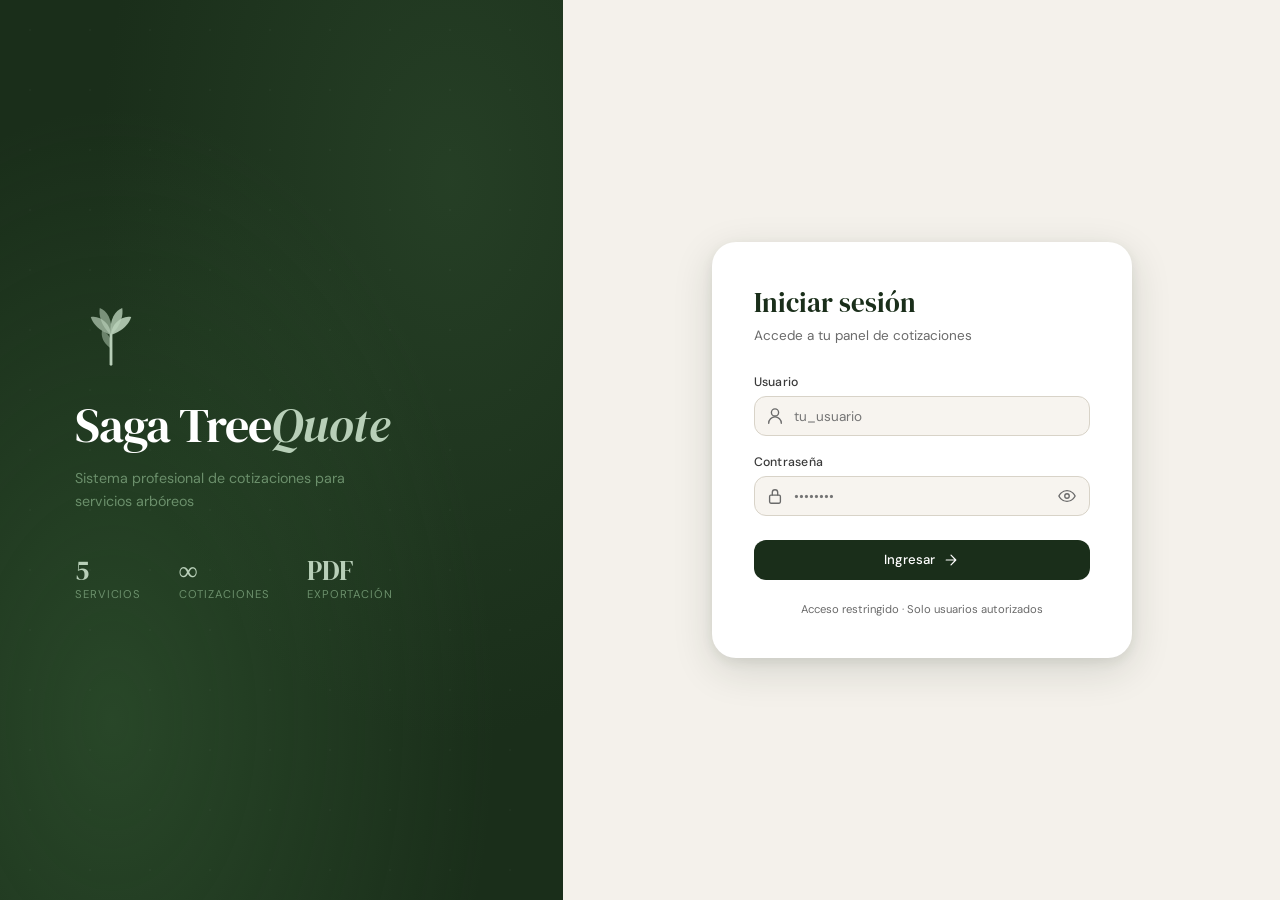
<file: index.html>
<!DOCTYPE html>
<html lang="es">
<head>
  <meta charset="UTF-8" />
  <meta name="viewport" content="width=device-width, initial-scale=1.0" />
  <title>SAGA TREE QUOTE — Sistema de Cotizaciones</title>
  <link rel="preconnect" href="https://fonts.googleapis.com" />
  <link rel="preconnect" href="https://fonts.gstatic.com" crossorigin />
  <link href="https://fonts.googleapis.com/css2?family=DM+Serif+Display:ital@0;1&family=DM+Sans:ital,opsz,wght@0,9..40,300;0,9..40,400;0,9..40,500;0,9..40,600;1,9..40,300&display=swap" rel="stylesheet" />
  <link rel="stylesheet" href="assets/css/main.css" />
</head>
<body class="login-page">

  <!-- ═══ LOGIN SCREEN ═══ -->
  <div id="login-screen" class="screen active">
    <div class="login-left">
      <div class="brand-mark">
        <svg viewBox="0 0 64 64" fill="none" xmlns="http://www.w3.org/2000/svg">
          <path d="M32 58V32" stroke="currentColor" stroke-width="2.5" stroke-linecap="round"/>
          <path d="M32 32C32 32 18 28 14 16C22 14 32 22 32 32Z" fill="currentColor" opacity="0.7"/>
          <path d="M32 32C32 32 46 28 50 16C42 14 32 22 32 32Z" fill="currentColor" opacity="0.9"/>
          <path d="M32 32C32 32 20 22 22 8C28 10 34 18 32 32Z" fill="currentColor" opacity="0.6"/>
          <path d="M32 32C32 32 44 22 42 8C36 10 30 18 32 32Z" fill="currentColor" opacity="0.8"/>
          <path d="M32 44C32 44 22 38 24 28C29 30 34 36 32 44Z" fill="currentColor" opacity="0.5"/>
        </svg>
      </div>
      <h1 class="brand-title">Saga Tree<em>Quote</em></h1>
      <p class="brand-sub">Sistema profesional de cotizaciones para servicios arbóreos</p>
      <div class="brand-stats">
        <div class="stat"><span class="stat-num">5</span><span class="stat-label">Servicios</span></div>
        <div class="stat"><span class="stat-num">∞</span><span class="stat-label">Cotizaciones</span></div>
        <div class="stat"><span class="stat-num">PDF</span><span class="stat-label">Exportación</span></div>
      </div>
    </div>

    <div class="login-right">
      <div class="login-card">
        <div class="card-header">
          <h2>Iniciar sesión</h2>
          <p>Accede a tu panel de cotizaciones</p>
        </div>
        <form id="login-form" novalidate>
          <div class="field-group">
            <label for="username">Usuario</label>
            <div class="input-wrap">
              <svg class="input-icon" viewBox="0 0 20 20" fill="none"><path d="M10 10a4 4 0 1 0 0-8 4 4 0 0 0 0 8Zm-7 8a7 7 0 0 1 14 0" stroke="currentColor" stroke-width="1.5" stroke-linecap="round"/></svg>
              <input type="text" id="username" name="username" placeholder="tu_usuario" autocomplete="username" required />
            </div>
          </div>
          <div class="field-group">
            <label for="password">Contraseña</label>
            <div class="input-wrap">
              <svg class="input-icon" viewBox="0 0 20 20" fill="none"><rect x="4" y="9" width="12" height="9" rx="1.5" stroke="currentColor" stroke-width="1.5"/><path d="M7 9V6a3 3 0 0 1 6 0v3" stroke="currentColor" stroke-width="1.5" stroke-linecap="round"/></svg>
              <input type="password" id="password" name="password" placeholder="••••••••" autocomplete="current-password" required />
              <button type="button" class="toggle-pass" aria-label="Mostrar contraseña">
                <svg viewBox="0 0 20 20" fill="none"><path d="M1 10S4 4 10 4s9 6 9 6-3 6-9 6-9-6-9-6Z" stroke="currentColor" stroke-width="1.5"/><circle cx="10" cy="10" r="2.5" stroke="currentColor" stroke-width="1.5"/></svg>
              </button>
            </div>
          </div>
          <div id="login-error" class="error-msg hidden"></div>
          <button type="submit" class="btn-primary" id="login-btn">
            <span class="btn-text">Ingresar</span>
            <svg class="btn-icon" viewBox="0 0 20 20" fill="none"><path d="M4 10h12M10 4l6 6-6 6" stroke="currentColor" stroke-width="1.5" stroke-linecap="round" stroke-linejoin="round"/></svg>
            <span class="btn-loader hidden"></span>
          </button>
        </form>
        <p class="login-footer">Acceso restringido · Solo usuarios autorizados</p>
      </div>
    </div>
  </div>

  <!-- ═══ APP SCREEN ═══ -->
  <div id="app-screen" class="screen hidden">
    <!-- Sidebar -->
    <aside class="sidebar">
      <div class="sidebar-brand">
        <svg viewBox="0 0 32 32" fill="none" class="sidebar-logo">
          <path d="M16 28V16" stroke="currentColor" stroke-width="1.8" stroke-linecap="round"/>
          <path d="M16 16C16 16 9 14 7 8C11 7 16 11 16 16Z" fill="currentColor" opacity="0.8"/>
          <path d="M16 16C16 16 23 14 25 8C21 7 16 11 16 16Z" fill="currentColor"/>
          <path d="M16 22C16 22 11 19 12 14C14.5 15 17 18 16 22Z" fill="currentColor" opacity="0.6"/>
        </svg>
        <span>SAGA TREE</span>
      </div>
      <nav class="sidebar-nav">
        <button class="nav-item active" data-view="dashboard">
          <svg viewBox="0 0 20 20" fill="none"><rect x="2" y="2" width="7" height="7" rx="1" stroke="currentColor" stroke-width="1.5"/><rect x="11" y="2" width="7" height="7" rx="1" stroke="currentColor" stroke-width="1.5"/><rect x="2" y="11" width="7" height="7" rx="1" stroke="currentColor" stroke-width="1.5"/><rect x="11" y="11" width="7" height="7" rx="1" stroke="currentColor" stroke-width="1.5"/></svg>
          <span>Dashboard</span>
        </button>
        <button class="nav-item" data-view="nueva-cotizacion">
          <svg viewBox="0 0 20 20" fill="none"><path d="M10 4v12M4 10h12" stroke="currentColor" stroke-width="1.5" stroke-linecap="round"/></svg>
          <span>Nueva Cotización</span>
        </button>
        <button class="nav-item" data-view="mis-cotizaciones">
          <svg viewBox="0 0 20 20" fill="none"><path d="M4 6h12M4 10h8M4 14h10" stroke="currentColor" stroke-width="1.5" stroke-linecap="round"/></svg>
          <span>Mis Cotizaciones</span>
        </button>

        <!-- Solo visible para rol Admin -->
        <div class="nav-section-label admin-only hidden">Administración</div>
        <button class="nav-item admin-only hidden" data-view="admin-usuarios">
          <svg viewBox="0 0 20 20" fill="none"><path d="M9 11a4 4 0 1 0 0-8 4 4 0 0 0 0 8Zm-6 7a6 6 0 0 1 12 0" stroke="currentColor" stroke-width="1.5" stroke-linecap="round"/><path d="M14 8h4m-2-2v4" stroke="currentColor" stroke-width="1.5" stroke-linecap="round"/></svg>
          <span>Gestión de Usuarios</span>
        </button>
      </nav>
      <div class="sidebar-user">
        <div class="user-avatar" id="user-avatar">U</div>
        <div class="user-info">
          <span class="user-name" id="user-name">Usuario</span>
          <span class="user-role" id="user-role">Asesor</span>
        </div>
        <button class="logout-btn" id="logout-btn" title="Cerrar sesión">
          <svg viewBox="0 0 20 20" fill="none"><path d="M13 10H3m10 0-3-3m3 3-3 3" stroke="currentColor" stroke-width="1.5" stroke-linecap="round" stroke-linejoin="round"/><path d="M10 4H16a1 1 0 0 1 1 1v10a1 1 0 0 1-1 1H10" stroke="currentColor" stroke-width="1.5" stroke-linecap="round"/></svg>
        </button>
      </div>
    </aside>

    <!-- Main Content -->
    <main class="main-content">

      <!-- ── Dashboard View ── -->
      <div id="view-dashboard" class="view active">
        <header class="view-header">
          <div>
            <h2 class="view-title">Dashboard</h2>
            <p class="view-sub">Resumen de actividad</p>
          </div>
          <button class="btn-primary sm" onclick="App.navigate('nueva-cotizacion')">
            <svg viewBox="0 0 20 20" fill="none"><path d="M10 4v12M4 10h12" stroke="currentColor" stroke-width="1.5" stroke-linecap="round"/></svg>
            Nueva Cotización
          </button>
        </header>
        <div class="stats-grid">
          <div class="stat-card">
            <div class="stat-icon green"><svg viewBox="0 0 24 24" fill="none"><path d="M9 12l2 2 4-4M7.835 4.697a3.42 3.42 0 0 0 1.946-.806 3.42 3.42 0 0 1 4.438 0 3.42 3.42 0 0 0 1.946.806 3.42 3.42 0 0 1 3.138 3.138 3.42 3.42 0 0 0 .806 1.946 3.42 3.42 0 0 1 0 4.438 3.42 3.42 0 0 0-.806 1.946 3.42 3.42 0 0 1-3.138 3.138 3.42 3.42 0 0 0-1.946.806 3.42 3.42 0 0 1-4.438 0 3.42 3.42 0 0 0-1.946-.806 3.42 3.42 0 0 1-3.138-3.138 3.42 3.42 0 0 0-.806-1.946 3.42 3.42 0 0 1 0-4.438 3.42 3.42 0 0 0 .806-1.946 3.42 3.42 0 0 1 3.138-3.138Z" stroke="currentColor" stroke-width="1.5"/></svg></div>
            <div><p class="stat-label">Cotizaciones Totales</p><p class="stat-value" id="stat-total">—</p></div>
          </div>
          <div class="stat-card">
            <div class="stat-icon amber"><svg viewBox="0 0 24 24" fill="none"><path d="M12 6v6l4 2M22 12a10 10 0 1 1-20 0 10 10 0 0 1 20 0Z" stroke="currentColor" stroke-width="1.5" stroke-linecap="round"/></svg></div>
            <div><p class="stat-label">Este mes</p><p class="stat-value" id="stat-mes">—</p></div>
          </div>
          <div class="stat-card">
            <div class="stat-icon blue"><svg viewBox="0 0 24 24" fill="none"><path d="M12 2v20M17 5H9.5a3.5 3.5 0 0 0 0 7h5a3.5 3.5 0 0 1 0 7H6" stroke="currentColor" stroke-width="1.5" stroke-linecap="round"/></svg></div>
            <div><p class="stat-label">Total Facturado</p><p class="stat-value" id="stat-monto">—</p></div>
          </div>
          <div class="stat-card">
            <div class="stat-icon rose"><svg viewBox="0 0 24 24" fill="none"><path d="M13 2L3 14h9l-1 8 10-12h-9l1-8Z" stroke="currentColor" stroke-width="1.5" stroke-linecap="round" stroke-linejoin="round"/></svg></div>
            <div><p class="stat-label">Promedio por Cotización</p><p class="stat-value" id="stat-promedio">—</p></div>
          </div>
        </div>
        <div class="recent-section">
          <h3 class="section-title">Cotizaciones Recientes</h3>
          <div id="recent-list" class="table-wrap">
            <div class="loading-state">Cargando cotizaciones...</div>
          </div>
        </div>
      </div>

      <!-- ── Nueva Cotización View ── -->
      <div id="view-nueva-cotizacion" class="view hidden">
        <header class="view-header">
          <div>
            <h2 class="view-title">Nueva Cotización</h2>
            <p class="view-sub">Complete los datos del servicio arbóreo</p>
          </div>
        </header>
        <form id="quote-form" novalidate>
          <div class="form-grid">

            <!-- Bloque 1: Información del Cliente -->
            <div class="form-block full-width">
              <div class="block-header">
                <span class="block-num">01</span>
                <h3>Información del Cliente</h3>
              </div>
              <div class="fields-row">
                <div class="field-group">
                  <label for="q-cliente">Nombre del cliente *</label>
                  <input type="text" id="q-cliente" name="cliente" placeholder="Empresa o persona natural" required />
                </div>
                <div class="field-group">
                  <label for="q-telefono">Teléfono</label>
                  <input type="tel" id="q-telefono" name="telefono" placeholder="+1 555 000 0000" />
                </div>
                <div class="field-group">
                  <label for="q-direccion">Dirección del servicio *</label>
                  <input type="text" id="q-direccion" name="direccion" placeholder="Calle, ciudad, estado" required />
                </div>
              </div>
            </div>

            <!-- Bloque 2: Evaluación del servicio -->
            <div class="form-block full-width">
              <div class="block-header">
                <span class="block-num">02</span>
                <h3>Evaluación del Servicio</h3>
              </div>
              <div class="fields-row four-col">
                <div class="field-group">
                  <label for="q-servicio">Tipo de servicio *</label>
                  <select id="q-servicio" name="servicio" required>
                    <option value="">Seleccionar...</option>
                    <option value="Poda de árboles">Poda de árboles</option>
                    <option value="Limpieza de ramas">Limpieza de ramas</option>
                    <option value="Corte parcial">Corte parcial</option>
                    <option value="Remoción completa">Remoción completa</option>
                    <option value="Emergencia">Emergencia</option>
                  </select>
                </div>
                <div class="field-group">
                  <label for="q-espacio">Espacio de trabajo *</label>
                  <select id="q-espacio" name="espacio" required>
                    <option value="">Seleccionar...</option>
                    <option value="Amplio">Amplio</option>
                    <option value="Medio">Medio</option>
                    <option value="Reducido">Reducido</option>
                    <option value="Crítico">Crítico</option>
                  </select>
                </div>
                <div class="field-group">
                  <label for="q-cables">Cables eléctricos *</label>
                  <select id="q-cables" name="cables" required>
                    <option value="">Seleccionar...</option>
                    <option value="No">No</option>
                    <option value="Sí, a distancia segura">Sí, a distancia segura</option>
                    <option value="Sí, muy cerca">Sí, muy cerca</option>
                  </select>
                </div>
                <div class="field-group">
                  <label for="q-objetos">Objetos cercanos *</label>
                  <select id="q-objetos" name="objetos" required>
                    <option value="">Seleccionar...</option>
                    <option value="No">No</option>
                    <option value="Algunos">Algunos</option>
                    <option value="Muchos / críticos">Muchos / críticos</option>
                  </select>
                </div>
                <div class="field-group">
                  <label for="q-acceso">Acceso *</label>
                  <select id="q-acceso" name="acceso" required>
                    <option value="">Seleccionar...</option>
                    <option value="Fácil">Fácil</option>
                    <option value="Moderado">Moderado</option>
                    <option value="Difícil">Difícil</option>
                  </select>
                </div>
                <div class="field-group">
                  <label for="q-altura">Altura del árbol *</label>
                  <select id="q-altura" name="altura" required>
                    <option value="">Seleccionar...</option>
                    <option value="0–20 ft">0–20 ft</option>
                    <option value="20–40 ft">20–40 ft</option>
                    <option value="40–70 ft">40–70 ft</option>
                    <option value="+70 ft">+70 ft</option>
                  </select>
                </div>
                <div class="field-group">
                  <label for="q-diametro">Diámetro del tronco *</label>
                  <select id="q-diametro" name="diametro" required>
                    <option value="">Seleccionar...</option>
                    <option value="Delgado">Delgado</option>
                    <option value="Medio">Medio</option>
                    <option value="Grueso">Grueso</option>
                    <option value="Muy grueso">Muy grueso</option>
                  </select>
                </div>
                <div class="field-group">
                  <label for="q-riesgo">Nivel de riesgo *</label>
                  <select id="q-riesgo" name="riesgo" required>
                    <option value="">Seleccionar...</option>
                    <option value="Bajo">Bajo</option>
                    <option value="Medio">Medio</option>
                    <option value="Alto">Alto</option>
                  </select>
                </div>
              </div>
            </div>

            <!-- Bloque 3: Tarifa y Adicionales -->
            <div class="form-block full-width">
              <div class="block-header">
                <span class="block-num">03</span>
                <h3>Tarifa y Servicios Adicionales</h3>
              </div>
              <div class="fields-row">
                <div class="field-group">
                  <label for="q-tarifa">Tarifa por hora ($/hr)</label>
                  <select id="q-tarifa" name="tarifa" required>
                    <option value="">Seleccionar...</option>
                    <option value="800">800</option>
                    <option value="900">900</option>
                    <option value="1000">1000</option>
                  </select>                  
                </div>
                <div class="field-group">
                  <label for="q-horas-manual">Horas manuales (opcional)</label>
                  <input type="number" id="q-horas-manual" name="horas_manual" placeholder="Auto-calculado" min="0" step="0.5" />
                </div>
              </div>

              <!-- Adicionales -->
              <div class="adicionales-section">
                <p class="adicionales-label">Servicios adicionales</p>
                <div class="adicionales-grid" id="adicionales-grid">
                  <label class="check-item">
                    <input type="checkbox" name="adicional" value="Stump removal" data-monto="500" />
                    <span class="check-box"></span>
                    <span>Stump removal <em>+$500</em></span>
                  </label>
                  <label class="check-item">
                    <input type="checkbox" name="adicional" value="Stump grinding" data-monto="750" />
                    <span class="check-box"></span>
                    <span>Stump grinding <em>+$750</em></span>
                  </label>
                  <label class="check-item">
                    <input type="checkbox" name="adicional" value="Limpieza total" data-monto="250" />
                    <span class="check-box"></span>
                    <span>Limpieza total <em>+$250</em></span>
                  </label>
                  <label class="check-item">
                    <input type="checkbox" name="adicional" value="Transporte de residuos" data-monto="300" />
                    <span class="check-box"></span>
                    <span>Transporte de residuos <em>+$300</em></span>
                  </label>
                  <label class="check-item">
                    <input type="checkbox" name="adicional" value="Trabajo de emergencia" data-monto="1000" />
                    <span class="check-box"></span>
                    <span>Trabajo de emergencia <em>+$1,000</em></span>
                  </label>
                </div>
              </div>
            </div>

            <!-- Bloque 4: Ajustes de Precio -->
            <div class="form-block half-width">
              <div class="block-header">
                <span class="block-num">04</span>
                <h3>Ajustes de Precio</h3>
              </div>
              <div class="fields-row-pair">
                <div class="field-group">
                  <label for="q-descuento">Descuento (%)</label>
                  <input type="number" id="q-descuento" name="descuento" value="0" min="0" max="100" step="1" />
                </div>
                <div class="field-group">
                  <label for="q-impuesto">Impuesto (%)</label>
                  <input type="number" id="q-impuesto" name="impuesto" value="0" min="0" max="100" step="0.5" />
                </div>
              </div>
              <div>               
                <div class="field-group">
                  <label for="q-notas">Notas internas</label>
                  <textarea id="q-notas" name="notas" rows="6" placeholder="Observaciones, condiciones especiales..."></textarea>
                </div>
              </div>
            </div>

            <!-- Bloque 5: Resumen de precio -->
            <div class="form-block half-width price-summary-block">
              <div class="block-header">
                <span class="block-num">05</span>
                <h3>Resumen de Precio</h3>
              </div>
              <div class="price-summary" id="price-summary">
                <div class="price-row"><span>Horas estimadas</span><span id="sum-horas">—</span></div>
                <div class="price-row"><span>Subtotal (labor)</span><span id="sum-subtotal">$0</span></div>
                <div class="price-row"><span>Adicionales</span><span id="sum-adicionales">$0</span></div>
                <div class="price-row discount"><span>Descuento</span><span id="sum-descuento">—</span></div>
                <div class="price-row tax"><span>Impuesto</span><span id="sum-impuesto">—</span></div>
                <div class="price-divider"></div>
                <div class="price-row total"><span>TOTAL</span><span id="sum-total">$0</span></div>
                <div class="price-range">
                  <span>Rango sugerido:</span>
                  <span id="sum-rango">$800–$1,000 / hr</span>
                </div>
              </div>
            </div>

          </div><!-- /form-grid -->

          <div id="quote-error" class="error-msg hidden"></div>
          <div class="form-actions">
            <button type="button" class="btn-secondary" onclick="App.navigate('mis-cotizaciones')">Cancelar</button>
            <button type="submit" class="btn-primary" id="quote-btn">
              <span class="btn-text">Guardar Cotización</span>
              <svg class="btn-icon" viewBox="0 0 20 20" fill="none"><path d="M4 10h12M10 4l6 6-6 6" stroke="currentColor" stroke-width="1.5" stroke-linecap="round" stroke-linejoin="round"/></svg>
              <span class="btn-loader hidden"></span>
            </button>
          </div>
        </form>
      </div>

      <!-- ── Mis Cotizaciones View ── -->
      <div id="view-mis-cotizaciones" class="view hidden">
        <header class="view-header">
          <div>
            <h2 class="view-title">Mis Cotizaciones</h2>
            <p class="view-sub">Historial completo de cotizaciones</p>
          </div>
          <div class="header-actions">
            <div class="search-wrap">
              <svg viewBox="0 0 20 20" fill="none"><circle cx="8.5" cy="8.5" r="5" stroke="currentColor" stroke-width="1.5"/><path d="M15 15l-3-3" stroke="currentColor" stroke-width="1.5" stroke-linecap="round"/></svg>
              <input type="search" id="search-quotes" placeholder="Buscar cliente..." />
            </div>
            <button class="btn-primary sm" onclick="App.navigate('nueva-cotizacion')">
              <svg viewBox="0 0 20 20" fill="none"><path d="M10 4v12M4 10h12" stroke="currentColor" stroke-width="1.5" stroke-linecap="round"/></svg>
              Nueva cotización
            </button>
          </div>
        </header>
        <div id="quotes-list" class="table-wrap">
          <div class="loading-state">Cargando cotizaciones...</div>
        </div>
      </div>

      <!-- ── Admin: Gestión de Usuarios (solo Admin) ── -->
      <div id="view-admin-usuarios" class="view hidden">
        <header class="view-header">
          <div>
            <h2 class="view-title">Gestión de Usuarios</h2>
            <p class="view-sub">Crea y administra accesos al sistema</p>
          </div>
          <span class="admin-badge">
            <svg viewBox="0 0 16 16" fill="none" width="13" height="13"><path d="M8 1l1.8 3.6L14 5.3l-3 2.9.7 4.1L8 10.4l-3.7 1.9.7-4.1-3-2.9 4.2-.7L8 1Z" stroke="currentColor" stroke-width="1.2" stroke-linejoin="round"/></svg>
            Solo Admin
          </span>
        </header>

        <!-- Generador de usuarios -->
        <div class="admin-grid">

          <!-- Panel izquierdo: Crear usuario -->
          <div class="form-block">
            <div class="block-header">
              <span class="block-num">01</span>
              <h3>Crear usuario</h3>
            </div>

            <div class="field-group">
              <label for="a-user">Nombre de usuario *</label>
              <input type="text" id="a-user" placeholder="ej: vendedor1" autocomplete="off" />
            </div>
            <div class="field-group">
              <label for="a-pass">Contraseña *</label>
              <div class="input-wrap">
                <svg class="input-icon" viewBox="0 0 20 20" fill="none"><rect x="4" y="9" width="12" height="9" rx="1.5" stroke="currentColor" stroke-width="1.5"/><path d="M7 9V6a3 3 0 0 1 6 0v3" stroke="currentColor" stroke-width="1.5" stroke-linecap="round"/></svg>
                <input type="password" id="a-pass" placeholder="Mínimo 6 caracteres" autocomplete="new-password" />
                <button type="button" class="toggle-pass" onclick="AdminPanel.togglePass()" aria-label="Mostrar contraseña">
                  <svg viewBox="0 0 20 20" fill="none"><path d="M1 10S4 4 10 4s9 6 9 6-3 6-9 6-9-6-9-6Z" stroke="currentColor" stroke-width="1.5"/><circle cx="10" cy="10" r="2.5" stroke="currentColor" stroke-width="1.5"/></svg>
                </button>
              </div>
            </div>
            <div class="field-group">
              <label for="a-rol">Rol *</label>
              <select id="a-rol">
                <option value="Vendedor">Vendedor</option>
                <option value="Supervisor">Supervisor</option>
                <option value="Admin">Admin</option>
              </select>
            </div>

            <div id="admin-error" class="error-msg hidden"></div>
            <div id="admin-success" class="success-msg hidden"></div>

            <button class="btn-primary" id="admin-gen-btn" onclick="AdminPanel.generate()">
              <span class="btn-text">Generar hash y fila</span>
              <svg class="btn-icon" viewBox="0 0 20 20" fill="none"><path d="M4 10h12M10 4l6 6-6 6" stroke="currentColor" stroke-width="1.5" stroke-linecap="round" stroke-linejoin="round"/></svg>
              <span class="btn-loader hidden"></span>
            </button>
          </div>

          <!-- Panel derecho: Resultado -->
          <div class="form-block">
            <div class="block-header">
              <span class="block-num">02</span>
              <h3>Datos para Google Sheets</h3>
            </div>

            <div id="admin-result-empty" class="admin-placeholder">
              <svg viewBox="0 0 48 48" fill="none" width="40" height="40">
                <rect x="8" y="12" width="32" height="26" rx="3" stroke="currentColor" stroke-width="1.5" opacity=".3"/>
                <path d="M16 20h16M16 26h10" stroke="currentColor" stroke-width="1.5" stroke-linecap="round" opacity=".4"/>
                <circle cx="36" cy="12" r="7" fill="var(--fern)" opacity=".15"/>
                <path d="M33 12h6M36 9v6" stroke="var(--fern)" stroke-width="1.5" stroke-linecap="round"/>
              </svg>
              <p>Completa el formulario y haz clic en "Generar hash y fila" para ver el resultado aquí.</p>
            </div>

            <div id="admin-result-content" class="hidden">
              <!-- Hash -->
              <div class="result-field">
                <div class="result-label">
                  <span>SHA-256 de la contraseña</span>
                  <button class="copy-small" onclick="AdminPanel.copy('a-hash-val', this)">Copiar</button>
                </div>
                <div class="hash-display" id="a-hash-val"></div>
              </div>

              <!-- Fila completa -->
              <div class="result-field" style="margin-top: 1rem;">
                <div class="result-label">
                  <span>Fila para pegar en la hoja <code>Usuarios</code></span>
                  <button class="copy-small" onclick="AdminPanel.copy('a-row-val', this)">Copiar fila</button>
                </div>
                <div class="row-display" id="a-row-val"></div>
              </div>

              <!-- Instrucción -->
              <div class="admin-hint">
                <svg viewBox="0 0 16 16" fill="none" width="14" height="14"><circle cx="8" cy="8" r="6.5" stroke="currentColor" stroke-width="1.2"/><path d="M8 7v5M8 5v.5" stroke="currentColor" stroke-width="1.3" stroke-linecap="round"/></svg>
                <span>En Google Sheets → hoja <strong>Usuarios</strong> → celda A vacía → pega con <kbd>Ctrl+Shift+V</kbd> → <em>Datos → Dividir texto en columnas</em> (separador: tabulación).</span>
              </div>
            </div>
          </div>

          <!-- Panel inferior: Guía de columnas -->
          <div class="form-block full-width">
            <div class="block-header">
              <span class="block-num">03</span>
              <h3>Estructura de la hoja Usuarios</h3>
            </div>
            <div style="overflow-x: auto;">
              <table class="schema-table">
                <thead>
                  <tr>
                    <th>Columna</th>
                    <th>Campo</th>
                    <th>Ejemplo</th>
                    <th>Notas</th>
                  </tr>
                </thead>
                <tbody>
                  <tr><td><code>A</code></td><td>ID</td><td>1, 2, 3…</td><td>Número secuencial. Puedes usar la fila generada o asignar uno manualmente.</td></tr>
                  <tr><td><code>B</code></td><td>Usuario</td><td>vendedor1</td><td>Sin espacios, sin tildes. Es case-insensitive en el login.</td></tr>
                  <tr><td><code>C</code></td><td>PasswordHash</td><td>240be518fa…</td><td>SHA-256 generado aquí. <strong>Nunca</strong> escribas la contraseña en texto plano.</td></tr>
                  <tr><td><code>D</code></td><td>Rol</td><td>Vendedor / Admin / Supervisor</td><td>El rol <strong>Admin</strong> habilita este panel de gestión.</td></tr>
                  <tr><td><code>E</code></td><td>FechaCreacion</td><td>2025-06-01</td><td>Formato YYYY-MM-DD. Solo referencia, no afecta el login.</td></tr>
                  <tr><td><code>F</code></td><td>Estado</td><td>Activo / Inactivo</td><td>Debe decir exactamente <code>Activo</code> para permitir el acceso.</td></tr>
                </tbody>
              </table>
            </div>
            <div class="admin-hint" style="margin-top: 1rem;">
              <svg viewBox="0 0 16 16" fill="none" width="14" height="14"><path d="M8 1l1.8 3.6L14 5.3l-3 2.9.7 4.1L8 10.4l-3.7 1.9.7-4.1-3-2.9 4.2-.7L8 1Z" stroke="currentColor" stroke-width="1.2" stroke-linejoin="round"/></svg>
              <span>Para <strong>desactivar</strong> un usuario sin borrarlo, cambia su columna F de <code>Activo</code> a <code>Inactivo</code>. El sistema rechazará el login de inmediato.</span>
            </div>
          </div>

        </div><!-- /admin-grid -->
      </div>

    </main>
  </div>

  <!-- ═══ MODAL: Vista de Cotización ═══ -->
  <div id="quote-modal" class="modal-overlay hidden">
    <div class="modal-box" id="quote-print-area">
      <div class="modal-actions no-print">
        <button class="btn-secondary sm" onclick="App.closeModal()">Cerrar</button>
        <button class="btn-primary sm" onclick="window.print()">
          <svg viewBox="0 0 20 20" fill="none"><path d="M5 8V3h10v5M5 15H3a1 1 0 0 1-1-1V9a1 1 0 0 1 1-1h14a1 1 0 0 1 1 1v5a1 1 0 0 1-1 1h-2M5 12h10v5H5v-5Z" stroke="currentColor" stroke-width="1.5" stroke-linecap="round" stroke-linejoin="round"/></svg>
          Imprimir / PDF
        </button>
      </div>
      <div id="modal-content"></div>
    </div>
  </div>

  <!-- Toast -->
  <div id="toast" class="toast hidden"></div>

  <script src="assets/js/config.js"></script>
  <script src="assets/js/api.js"></script>
  <script src="assets/js/auth.js"></script>
  <script src="assets/js/calculator.js"></script>
  <script src="assets/js/quotes.js"></script>
  <script src="assets/js/app.js"></script>
</body>
</html>
</file>
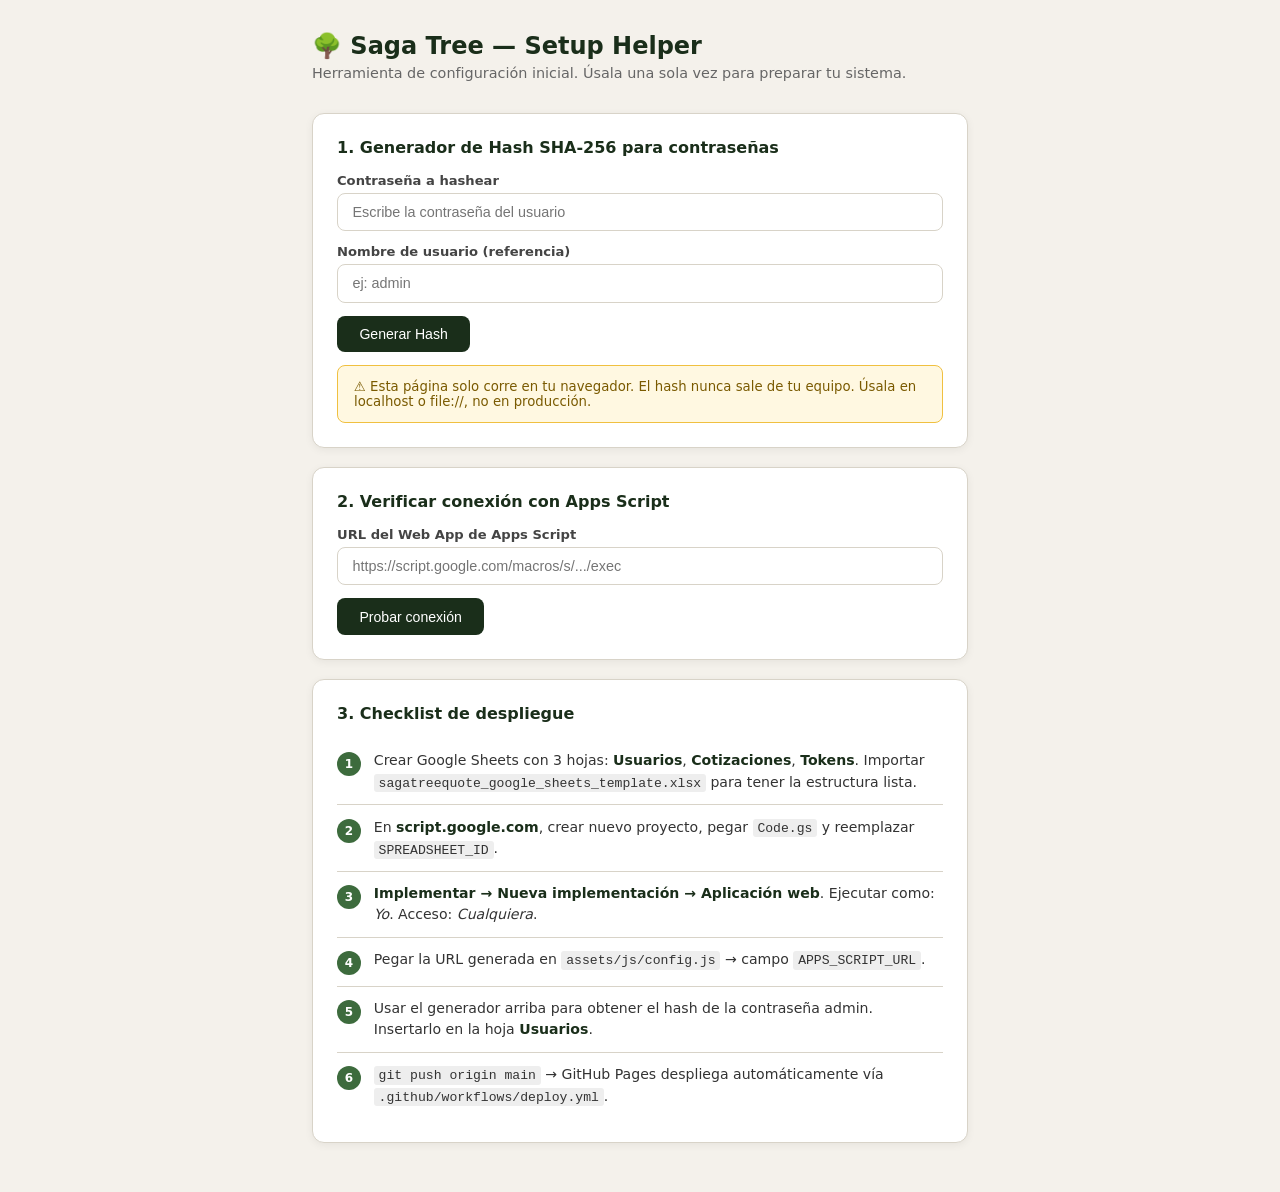
<file: setup.html>
<!DOCTYPE html>
<html lang="es">
<head>
  <meta charset="UTF-8" />
  <meta name="viewport" content="width=device-width, initial-scale=1.0" />
  <title>Saga Tree Quote — Setup Helper</title>
  <style>
    :root {
      --forest: #1a2e1a;
      --fern:   #3d6b3d;
      --mist:   #b8cfb8;
      --cream:  #f4f1eb;
      --border: #d8d3c8;
      --rose:   #8f2a2a;
    }
    * { box-sizing: border-box; margin: 0; padding: 0; }
    body {
      font-family: 'Segoe UI', system-ui, sans-serif;
      background: var(--cream);
      color: #1a1a1a;
      padding: 2rem;
      max-width: 720px;
      margin: 0 auto;
    }
    h1 { color: var(--forest); font-size: 1.5rem; margin-bottom: .3rem; }
    p.sub { color: #666; font-size: .9rem; margin-bottom: 2rem; }
    .card {
      background: #fff;
      border-radius: 12px;
      padding: 1.5rem;
      margin-bottom: 1.2rem;
      border: 1px solid var(--border);
      box-shadow: 0 2px 8px rgba(0,0,0,.06);
    }
    .card h2 { font-size: 1rem; color: var(--forest); margin-bottom: 1rem; }
    label { font-size: .82rem; font-weight: 600; color: #444; display: block; margin-bottom: .3rem; }
    input {
      width: 100%; padding: .65rem .9rem;
      border: 1.5px solid var(--border);
      border-radius: 8px; font-size: .9rem;
      margin-bottom: .8rem; outline: none;
      transition: border-color .15s;
    }
    input:focus { border-color: var(--fern); }
    button {
      background: var(--forest); color: #fff;
      border: none; border-radius: 8px;
      padding: .65rem 1.4rem; font-size: .88rem;
      cursor: pointer; transition: background .15s;
    }
    button:hover { background: var(--fern); }
    .result {
      background: var(--cream); border-radius: 8px;
      padding: .9rem 1rem; margin-top: .8rem;
      font-family: monospace; font-size: .82rem;
      word-break: break-all; color: var(--forest);
      border: 1px solid var(--border);
      display: none;
    }
    .result.show { display: block; }
    .copy-btn {
      background: var(--fern); font-size: .75rem;
      padding: .3rem .7rem; margin-top: .5rem;
      display: inline-block;
    }
    .step {
      display: flex; gap: .8rem; align-items: flex-start;
      padding: .7rem 0; border-bottom: 1px solid var(--border);
    }
    .step:last-child { border-bottom: none; }
    .step-num {
      background: var(--fern); color: #fff;
      border-radius: 50%; width: 24px; height: 24px;
      display: flex; align-items: center; justify-content: center;
      font-size: .75rem; font-weight: 700; flex-shrink: 0; margin-top: 2px;
    }
    .step-text { font-size: .88rem; line-height: 1.5; color: #333; }
    .step-text strong { color: var(--forest); }
    .warn { background: #fff8e1; border: 1px solid #f0c040; border-radius: 8px; padding: .8rem 1rem; font-size: .83rem; color: #7a5a00; margin-top: .8rem; }
    code { background: #eee; padding: .1rem .3rem; border-radius: 3px; font-size: .82rem; }
  </style>
</head>
<body>
  <h1>🌳 Saga Tree — Setup Helper</h1>
  <p class="sub">Herramienta de configuración inicial. Úsala una sola vez para preparar tu sistema.</p>

  <!-- Card 1: Hash Generator -->
  <div class="card">
    <h2>1. Generador de Hash SHA-256 para contraseñas</h2>
    <label for="pwd-input">Contraseña a hashear</label>
    <input type="password" id="pwd-input" placeholder="Escribe la contraseña del usuario" />
    <label for="user-input">Nombre de usuario (referencia)</label>
    <input type="text" id="user-input" placeholder="ej: admin" />
    <button onclick="generateHash()">Generar Hash</button>
    <div class="result" id="hash-result"></div>
    <div class="warn">⚠️ Esta página solo corre en tu navegador. El hash nunca sale de tu equipo. Úsala en localhost o file://, no en producción.</div>
  </div>

  <!-- Card 2: Validar URL del API -->
  <div class="card">
    <h2>2. Verificar conexión con Apps Script</h2>
    <label for="api-url">URL del Web App de Apps Script</label>
    <input type="url" id="api-url" placeholder="https://script.google.com/macros/s/.../exec" />
    <button onclick="testApi()">Probar conexión</button>
    <div class="result" id="api-result"></div>
  </div>

  <!-- Card 3: Checklist -->
  <div class="card">
    <h2>3. Checklist de despliegue</h2>
    <div class="step">
      <div class="step-num">1</div>
      <div class="step-text">
        Crear Google Sheets con 3 hojas: <strong>Usuarios</strong>, <strong>Cotizaciones</strong>, <strong>Tokens</strong>.
        Importar <code>sagatreequote_google_sheets_template.xlsx</code> para tener la estructura lista.
      </div>
    </div>
    <div class="step">
      <div class="step-num">2</div>
      <div class="step-text">
        En <strong>script.google.com</strong>, crear nuevo proyecto, pegar <code>Code.gs</code> y reemplazar <code>SPREADSHEET_ID</code>.
      </div>
    </div>
    <div class="step">
      <div class="step-num">3</div>
      <div class="step-text">
        <strong>Implementar → Nueva implementación → Aplicación web</strong>.
        Ejecutar como: <em>Yo</em>. Acceso: <em>Cualquiera</em>.
      </div>
    </div>
    <div class="step">
      <div class="step-num">4</div>
      <div class="step-text">
        Pegar la URL generada en <code>assets/js/config.js</code> → campo <code>APPS_SCRIPT_URL</code>.
      </div>
    </div>
    <div class="step">
      <div class="step-num">5</div>
      <div class="step-text">
        Usar el generador arriba para obtener el hash de la contraseña admin.
        Insertarlo en la hoja <strong>Usuarios</strong>.
      </div>
    </div>
    <div class="step">
      <div class="step-num">6</div>
      <div class="step-text">
        <code>git push origin main</code> → GitHub Pages despliega automáticamente vía <code>.github/workflows/deploy.yml</code>.
      </div>
    </div>
  </div>

  <script>
    async function sha256(message) {
      const msgBuffer = new TextEncoder().encode(message);
      const hashBuffer = await crypto.subtle.digest('SHA-256', msgBuffer);
      const hashArray = Array.from(new Uint8Array(hashBuffer));
      return hashArray.map(b => b.toString(16).padStart(2, '0')).join('');
    }

    async function generateHash() {
      const pwd  = document.getElementById('pwd-input').value;
      const user = document.getElementById('user-input').value || '(sin especificar)';
      if (!pwd) { alert('Escribe una contraseña.'); return; }

      const hash = await sha256(pwd);
      const el = document.getElementById('hash-result');
      el.innerHTML = `
        <strong>Usuario:</strong> ${user}<br>
        <strong>SHA-256:</strong><br>
        <span id="hash-val">${hash}</span><br>
        <button class="copy-btn" onclick="copyHash()">📋 Copiar hash</button>
        <br><br>
        <strong>Fila lista para Google Sheets:</strong><br>
        <em>1 | ${user} | ${hash} | Vendedor | ${new Date().toISOString().slice(0,10)} | Activo</em>
      `;
      el.classList.add('show');
    }

    function copyHash() {
      const val = document.getElementById('hash-val')?.textContent;
      if (val) navigator.clipboard.writeText(val).then(() => alert('¡Hash copiado!'));
    }

    async function testApi() {
      const url = document.getElementById('api-url').value.trim();
      const el  = document.getElementById('api-result');
      if (!url) { alert('Pega la URL del API.'); return; }

      el.innerHTML = 'Probando conexión...';
      el.classList.add('show');

      try {
        // GET simple para verificar que el endpoint existe
        const resp = await fetch(url, { method: 'GET' });
        if (resp.ok) {
          const data = await resp.json().catch(() => null);
          el.innerHTML = `✅ <strong>Conexión exitosa.</strong><br>Respuesta: ${JSON.stringify(data)}`;
        } else {
          el.innerHTML = `⚠️ El servidor respondió con código ${resp.status}. Revisa la publicación del Web App.`;
        }
      } catch (err) {
        el.innerHTML = `❌ <strong>Error de conexión:</strong> ${err.message}<br>
          Posibles causas:<br>
          • La URL no es correcta<br>
          • El Web App no está publicado como "Cualquiera"<br>
          • Bloqueado por CORS (normal en algunos navegadores; intenta con fetch desde tu app)`;
      }
    }
  </script>
</body>
</html>
</file>
<file: assets/css/main.css>
/* ═══════════════════════════════════════════════════════════
   SagaTreeQuote — Main Stylesheet
   Aesthetic: Refined editorial / natural luxury
   ═══════════════════════════════════════════════════════════ */

:root {
  /* Color Palette */
  --forest:     #1a2e1a;
  --moss:       #2d4a2d;
  --fern:       #3d6b3d;
  --sage:       #6b8f6b;
  --mist:       #b8cfb8;
  --cream:      #f4f1eb;
  --parchment:  #ede9e0;
  --bark:       #5c4a35;

  --amber:      #c8892a;
  --amber-lt:   #f5e6c8;
  --blue:       #2a5c8f;
  --blue-lt:    #dce9f5;
  --rose:       #8f2a2a;
  --rose-lt:    #f5dcdc;

  --ink:        #1a1a1a;
  --ink-2:      #3a3a3a;
  --ink-3:      #6a6a6a;
  --border:     #d8d3c8;
  --surface:    #ffffff;
  --bg:         #f7f4ef;

  /* Typography */
  --font-display: 'DM Serif Display', Georgia, serif;
  --font-body:    'DM Sans', system-ui, sans-serif;

  /* Spacing */
  --r-sm:   6px;
  --r-md:   12px;
  --r-lg:   18px;
  --r-xl:   24px;

  /* Shadows */
  --shadow-sm:  0 1px 3px rgba(26,46,26,.08), 0 1px 2px rgba(26,46,26,.06);
  --shadow-md:  0 4px 16px rgba(26,46,26,.10), 0 2px 6px rgba(26,46,26,.06);
  --shadow-lg:  0 12px 40px rgba(26,46,26,.14), 0 4px 12px rgba(26,46,26,.08);
}

/* ── Reset & Base ── */
*, *::before, *::after { box-sizing: border-box; margin: 0; padding: 0; }

html { font-size: 15px; -webkit-font-smoothing: antialiased; }

body {
  font-family: var(--font-body);
  color: var(--ink);
  background: var(--bg);
  min-height: 100vh;
}

/* ── Utility ── */
.hidden { display: none !important; }

/* ═══════════════════════════════════════════════════════════
   LOGIN PAGE
   ═══════════════════════════════════════════════════════════ */
body.login-page { background: var(--cream); }

#login-screen {
  display: flex;
  min-height: 100vh;
}

.login-left {
  width: 44%;
  background: var(--forest);
  background-image:
    radial-gradient(ellipse at 20% 80%, rgba(61,107,61,.4) 0%, transparent 60%),
    radial-gradient(ellipse at 80% 20%, rgba(45,74,45,.6) 0%, transparent 55%);
  display: flex;
  flex-direction: column;
  justify-content: center;
  padding: 4rem 4rem 4rem 5rem;
  color: var(--mist);
  position: relative;
  overflow: hidden;
}

.login-left::before {
  content: '';
  position: absolute;
  inset: 0;
  background: url("data:image/svg+xml,%3Csvg width='60' height='60' viewBox='0 0 60 60' xmlns='http://www.w3.org/2000/svg'%3E%3Cg fill='none' fill-rule='evenodd'%3E%3Cg fill='%23ffffff' fill-opacity='0.03'%3E%3Ccircle cx='30' cy='30' r='1'/%3E%3C/g%3E%3C/g%3E%3C/svg%3E") repeat;
}

.brand-mark {
  width: 72px;
  height: 72px;
  margin-bottom: 2rem;
  color: var(--mist);
  position: relative;
}

.brand-mark svg { width: 100%; height: 100%; }

.brand-title {
  font-family: var(--font-display);
  font-size: 3.2rem;
  font-weight: 400;
  line-height: 1;
  color: #fff;
  margin-bottom: 1.2rem;
  letter-spacing: -.02em;
  position: relative;
}

.brand-title em {
  font-style: italic;
  color: var(--mist);
}

.brand-sub {
  font-size: .95rem;
  line-height: 1.6;
  color: var(--sage);
  max-width: 300px;
  margin-bottom: 3rem;
  position: relative;
}

.brand-stats {
  display: flex;
  gap: 2.5rem;
  position: relative;
}

.stat { display: flex; flex-direction: column; gap: .2rem; }
.stat-num {
  font-family: var(--font-display);
  font-size: 1.8rem;
  color: var(--mist);
  line-height: 1;
}
.stat-label {
  font-size: .75rem;
  color: var(--sage);
  text-transform: uppercase;
  letter-spacing: .08em;
}

.login-right {
  flex: 1;
  display: flex;
  align-items: center;
  justify-content: center;
  padding: 3rem;
}

.login-card {
  width: 100%;
  max-width: 420px;
  background: var(--surface);
  border-radius: var(--r-xl);
  box-shadow: var(--shadow-lg);
  padding: 2.8rem;
}

.card-header { margin-bottom: 2rem; }
.card-header h2 {
  font-family: var(--font-display);
  font-size: 1.8rem;
  font-weight: 400;
  color: var(--forest);
  margin-bottom: .4rem;
}
.card-header p { color: var(--ink-3); font-size: .9rem; }

.field-group {
  display: flex;
  flex-direction: column;
  gap: .4rem;
  margin-bottom: 1.2rem;
}

label {
  font-size: .82rem;
  font-weight: 500;
  color: var(--ink-2);
  letter-spacing: .02em;
}

.input-wrap {
  position: relative;
  display: flex;
  align-items: center;
}

.input-icon {
  position: absolute;
  left: 12px;
  width: 18px;
  height: 18px;
  color: var(--ink-3);
  pointer-events: none;
  flex-shrink: 0;
}

input[type="text"],
input[type="password"],
input[type="email"],
input[type="tel"],
input[type="number"],
input[type="search"],
select,
textarea {
  width: 100%;
  font-family: var(--font-body);
  font-size: .9rem;
  color: var(--ink);
  background: var(--bg);
  border: 1.5px solid var(--border);
  border-radius: var(--r-md);
  padding: .7rem 1rem;
  transition: border-color .15s, box-shadow .15s;
  outline: none;
  appearance: none;
}

.input-wrap input { padding-left: 2.6rem; }

input:focus, select:focus, textarea:focus {
  border-color: var(--fern);
  box-shadow: 0 0 0 3px rgba(61,107,61,.12);
  background: #fff;
}

input.error, select.error { border-color: var(--rose); }

.toggle-pass {
  position: absolute;
  right: 10px;
  background: none;
  border: none;
  cursor: pointer;
  padding: 4px;
  color: var(--ink-3);
  display: flex;
  align-items: center;
}
.toggle-pass svg { width: 18px; height: 18px; }
.toggle-pass:hover { color: var(--fern); }

.input-wrap input[type="password"] { padding-right: 2.8rem; }

/* ── Buttons ── */
.btn-primary {
  display: inline-flex;
  align-items: center;
  justify-content: center;
  gap: .5rem;
  background: var(--forest);
  color: #fff;
  border: none;
  border-radius: var(--r-md);
  padding: .75rem 1.4rem;
  font-family: var(--font-body);
  font-size: .88rem;
  font-weight: 500;
  cursor: pointer;
  transition: background .15s, transform .1s, box-shadow .15s;
  white-space: nowrap;
  width: 100%;
}

#login-form .btn-primary { margin-top: .4rem; }

.btn-primary:hover { background: var(--moss); box-shadow: var(--shadow-sm); }
.btn-primary:active { transform: scale(.98); }
.btn-primary:disabled { opacity: .55; cursor: not-allowed; }

.btn-primary.sm { width: auto; padding: .55rem 1rem; font-size: .83rem; }

.btn-secondary {
  display: inline-flex;
  align-items: center;
  gap: .5rem;
  background: transparent;
  color: var(--ink-2);
  border: 1.5px solid var(--border);
  border-radius: var(--r-md);
  padding: .75rem 1.4rem;
  font-family: var(--font-body);
  font-size: .88rem;
  cursor: pointer;
  transition: border-color .15s, background .15s;
}
.btn-secondary:hover { border-color: var(--fern); color: var(--fern); background: rgba(61,107,61,.04); }
.btn-secondary.sm { padding: .55rem 1rem; font-size: .83rem; }

.btn-icon { width: 16px; height: 16px; flex-shrink: 0; }

.btn-loader {
  width: 16px; height: 16px;
  border: 2px solid rgba(255,255,255,.3);
  border-top-color: #fff;
  border-radius: 50%;
  animation: spin .7s linear infinite;
}
@keyframes spin { to { transform: rotate(360deg); } }

.error-msg {
  background: var(--rose-lt);
  color: var(--rose);
  border: 1px solid rgba(143,42,42,.2);
  border-radius: var(--r-sm);
  padding: .65rem .9rem;
  font-size: .83rem;
  margin-bottom: .8rem;
}

.login-footer {
  text-align: center;
  font-size: .75rem;
  color: var(--ink-3);
  margin-top: 1.5rem;
}

/* ═══════════════════════════════════════════════════════════
   APP LAYOUT
   ═══════════════════════════════════════════════════════════ */
#app-screen {
  display: flex;
  min-height: 100vh;
}

/* ── Sidebar ── */
.sidebar {
  width: 240px;
  flex-shrink: 0;
  background: var(--forest);
  display: flex;
  flex-direction: column;
  height: 100vh;
  position: sticky;
  top: 0;
  overflow-y: auto;
}

.sidebar-brand {
  display: flex;
  align-items: center;
  gap: .7rem;
  padding: 1.6rem 1.4rem 1.2rem;
  color: var(--mist);
  font-family: var(--font-display);
  font-size: 1.15rem;
  letter-spacing: -.01em;
  border-bottom: 1px solid rgba(255,255,255,.07);
}

.sidebar-logo { width: 28px; height: 28px; flex-shrink: 0; }

.sidebar-nav {
  display: flex;
  flex-direction: column;
  gap: .2rem;
  padding: 1.2rem .8rem;
  flex: 1;
}

.nav-item {
  display: flex;
  align-items: center;
  gap: .8rem;
  padding: .65rem .9rem;
  border: none;
  background: transparent;
  color: var(--sage);
  border-radius: var(--r-md);
  cursor: pointer;
  font-family: var(--font-body);
  font-size: .88rem;
  text-align: left;
  transition: background .15s, color .15s;
}

.nav-item svg { width: 18px; height: 18px; flex-shrink: 0; }

.nav-item:hover { background: rgba(255,255,255,.06); color: var(--mist); }
.nav-item.active {
  background: rgba(255,255,255,.1);
  color: #fff;
}

.sidebar-user {
  display: flex;
  align-items: center;
  gap: .8rem;
  padding: 1rem 1rem;
  border-top: 1px solid rgba(255,255,255,.07);
  margin-top: auto;
}

.user-avatar {
  width: 34px; height: 34px;
  background: var(--fern);
  border-radius: 50%;
  display: flex;
  align-items: center;
  justify-content: center;
  color: #fff;
  font-size: .85rem;
  font-weight: 600;
  flex-shrink: 0;
}

.user-info {
  flex: 1;
  overflow: hidden;
  display: flex;
  flex-direction: column;
  gap: .1rem;
}

.user-name {
  color: var(--mist);
  font-size: .82rem;
  font-weight: 500;
  white-space: nowrap;
  overflow: hidden;
  text-overflow: ellipsis;
}
.user-role {
  color: var(--sage);
  font-size: .72rem;
  text-transform: uppercase;
  letter-spacing: .06em;
}

.logout-btn {
  background: none;
  border: none;
  color: var(--sage);
  cursor: pointer;
  padding: 4px;
  display: flex;
  align-items: center;
  border-radius: var(--r-sm);
  transition: color .15s, background .15s;
}
.logout-btn svg { width: 18px; height: 18px; }
.logout-btn:hover { color: var(--mist); background: rgba(255,255,255,.08); }

/* ── Main Content ── */
.main-content {
  flex: 1;
  overflow-y: auto;
  background: var(--bg);
}

.view { padding: 2.5rem 2.8rem; }

.view-header {
  display: flex;
  align-items: flex-start;
  justify-content: space-between;
  margin-bottom: 2rem;
  gap: 1rem;
}

.view-title {
  font-family: var(--font-display);
  font-size: 1.8rem;
  font-weight: 400;
  color: var(--forest);
  line-height: 1;
}

.view-sub { color: var(--ink-3); font-size: .85rem; margin-top: .3rem; }

.header-actions { display: flex; align-items: center; gap: .8rem; }

/* ── Stats Grid ── */
.stats-grid {
  display: grid;
  grid-template-columns: repeat(4, 1fr);
  gap: 1rem;
  margin-bottom: 2rem;
}

.stat-card {
  background: var(--surface);
  border-radius: var(--r-lg);
  padding: 1.4rem;
  display: flex;
  align-items: center;
  gap: 1rem;
  box-shadow: var(--shadow-sm);
  border: 1px solid rgba(0,0,0,.04);
}

.stat-icon {
  width: 44px; height: 44px;
  border-radius: var(--r-md);
  display: flex;
  align-items: center;
  justify-content: center;
  flex-shrink: 0;
}
.stat-icon svg { width: 22px; height: 22px; }

.stat-icon.green  { background: rgba(61,107,61,.12); color: var(--fern); }
.stat-icon.amber  { background: var(--amber-lt);     color: var(--amber); }
.stat-icon.blue   { background: var(--blue-lt);      color: var(--blue);  }
.stat-icon.rose   { background: var(--rose-lt);      color: var(--rose);  }

.stat-card .stat-label { font-size: .78rem; color: var(--ink-3); margin-bottom: .2rem; }
.stat-card .stat-value { font-family: var(--font-display); font-size: 1.5rem; color: var(--forest); line-height: 1; }

/* ── Tables ── */
.section-title {
  font-size: .85rem;
  font-weight: 600;
  color: var(--ink-2);
  text-transform: uppercase;
  letter-spacing: .08em;
  margin-bottom: 1rem;
}

.table-wrap {
  background: var(--surface);
  border-radius: var(--r-lg);
  box-shadow: var(--shadow-sm);
  border: 1px solid rgba(0,0,0,.04);
  overflow: hidden;
}

.quotes-table {
  width: 100%;
  border-collapse: collapse;
  font-size: .87rem;
}

.quotes-table thead { background: var(--bg); }
.quotes-table th {
  padding: .8rem 1.2rem;
  text-align: left;
  font-size: .75rem;
  font-weight: 600;
  color: var(--ink-3);
  text-transform: uppercase;
  letter-spacing: .07em;
  border-bottom: 1px solid var(--border);
}

.quotes-table td {
  padding: .9rem 1.2rem;
  border-bottom: 1px solid rgba(0,0,0,.04);
  color: var(--ink-2);
  vertical-align: middle;
}

.quotes-table tr:last-child td { border-bottom: none; }
.quotes-table tr:hover td { background: rgba(61,107,61,.025); }

.badge {
  display: inline-block;
  padding: .25rem .7rem;
  border-radius: 999px;
  font-size: .73rem;
  font-weight: 500;
  letter-spacing: .03em;
}
.badge-green  { background: rgba(61,107,61,.12); color: var(--fern); }
.badge-amber  { background: var(--amber-lt);     color: var(--amber); }
.badge-gray   { background: var(--parchment);    color: var(--ink-3); }

.loading-state, .empty-state {
  padding: 3rem;
  text-align: center;
  color: var(--ink-3);
  font-size: .9rem;
}

.action-btn {
  background: none;
  border: none;
  cursor: pointer;
  color: var(--sage);
  padding: .3rem .4rem;
  border-radius: var(--r-sm);
  transition: color .15s, background .15s;
  display: inline-flex;
}
.action-btn svg { width: 16px; height: 16px; }
.action-btn:hover { color: var(--fern); background: rgba(61,107,61,.08); }

/* ── Form Blocks ── */
.form-grid {
  display: grid;
  grid-template-columns: 1fr 1fr;
  gap: 1.2rem;
}

.form-block {
  background: var(--surface);
  border-radius: var(--r-lg);
  padding: 1.8rem;
  box-shadow: var(--shadow-sm);
  border: 1px solid rgba(0,0,0,.04);
}

.full-width  { grid-column: 1 / -1; }
.half-width  { grid-column: span 1; }

.block-header {
  display: flex;
  align-items: center;
  gap: .8rem;
  margin-bottom: 1.4rem;
  padding-bottom: .9rem;
  border-bottom: 1.5px solid var(--parchment);
}

.block-num {
  font-family: var(--font-display);
  font-size: .9rem;
  color: var(--sage);
  letter-spacing: .04em;
}

.block-header h3 {
  font-size: 1rem;
  font-weight: 500;
  color: var(--forest);
}

.fields-row-pair {
  display: grid;
  grid-template-columns: repeat(2, 1fr);
  gap: 1rem;
}

.fields-row {
  display: grid;
  grid-template-columns: repeat(3, 1fr);
  gap: 1rem;
}

.fields-row.four-col {
  grid-template-columns: repeat(4, 1fr);
}

.field-group textarea {
  resize: vertical;
  font-family: var(--font-body);
}

select {
  background-image: url("data:image/svg+xml,%3Csvg xmlns='http://www.w3.org/2000/svg' width='12' height='8' viewBox='0 0 12 8'%3E%3Cpath d='M1 1l5 5 5-5' stroke='%236a6a6a' stroke-width='1.5' fill='none' stroke-linecap='round'/%3E%3C/svg%3E");
  background-repeat: no-repeat;
  background-position: right 12px center;
  padding-right: 2.2rem;
  cursor: pointer;
}

/* Adicionales */
.adicionales-section { margin-top: 1.2rem; }
.adicionales-label {
  font-size: .82rem;
  font-weight: 500;
  color: var(--ink-2);
  margin-bottom: .8rem;
}
.adicionales-grid {
  display: grid;
  grid-template-columns: repeat(3, 1fr);
  gap: .5rem;
}

.check-item {
  display: flex;
  align-items: center;
  gap: .6rem;
  cursor: pointer;
  padding: .55rem .8rem;
  border-radius: var(--r-md);
  border: 1.5px solid var(--border);
  transition: border-color .15s, background .15s;
  user-select: none;
  font-size: .83rem;
  color: var(--ink-2);
}

.check-item:hover { border-color: var(--fern); background: rgba(61,107,61,.04); }
.check-item input[type="checkbox"] { display: none; }
.check-item input:checked + .check-box + span { color: var(--forest); }
.check-item:has(input:checked) { border-color: var(--fern); background: rgba(61,107,61,.06); }

.check-box {
  width: 16px; height: 16px;
  border: 1.5px solid var(--border);
  border-radius: 4px;
  flex-shrink: 0;
  display: flex;
  align-items: center;
  justify-content: center;
  transition: all .15s;
  background: #fff;
}

.check-item input:checked ~ .check-box,
.check-item:has(input:checked) .check-box {
  background: var(--fern);
  border-color: var(--fern);
}

.check-item:has(input:checked) .check-box::after {
  content: '';
  width: 8px; height: 5px;
  border-left: 2px solid #fff;
  border-bottom: 2px solid #fff;
  transform: rotate(-45deg) translateY(-1px);
  display: block;
}

.check-item em {
  font-style: normal;
  color: var(--sage);
  font-size: .78rem;
}

/* ── Price Summary ── */
.price-summary-block { display: flex; flex-direction: column; }

.price-summary {
  display: flex;
  flex-direction: column;
  gap: .5rem;
  flex: 1;
  background: var(--bg);
  border-radius: var(--r-md);
  padding: 1.2rem;
}

.price-row {
  display: flex;
  justify-content: space-between;
  align-items: center;
  font-size: .88rem;
  color: var(--ink-2);
}
.price-row span:last-child { font-weight: 500; }

.price-row.discount span:last-child { color: var(--rose); }
.price-row.tax span:last-child { color: var(--amber); }

.price-divider { height: 1.5px; background: var(--border); margin: .4rem 0; }

.price-row.total {
  font-size: 1.05rem;
  font-weight: 700;
  color: var(--forest);
}
.price-row.total span:last-child {
  font-family: var(--font-display);
  font-size: 1.4rem;
}

.price-range {
  display: flex;
  justify-content: space-between;
  font-size: .76rem;
  color: var(--ink-3);
  padding-top: .4rem;
  border-top: 1px dashed var(--border);
  margin-top: .2rem;
}

/* ── Form Actions ── */
.form-actions {
  display: flex;
  justify-content: flex-end;
  gap: .8rem;
  margin-top: 1.4rem;
}

/* ── Search ── */
.search-wrap {
  position: relative;
  display: flex;
  align-items: center;
}
.search-wrap svg {
  position: absolute;
  left: 10px;
  width: 16px; height: 16px;
  color: var(--ink-3);
  pointer-events: none;
}
.search-wrap input {
  padding-left: 2.2rem;
  width: 220px;
  border-radius: var(--r-md);
}

/* ── Modal ── */
.modal-overlay {
  position: fixed;
  inset: 0;
  background: rgba(26,46,26,.5);
  backdrop-filter: blur(4px);
  display: flex;
  align-items: center;
  justify-content: center;
  z-index: 100;
  padding: 1.5rem;
}

.modal-box {
  background: var(--surface);
  border-radius: var(--r-xl);
  max-width: 720px;
  width: 100%;
  max-height: 90vh;
  overflow-y: auto;
  box-shadow: var(--shadow-lg);
}

.modal-actions {
  display: flex;
  justify-content: flex-end;
  gap: .6rem;
  padding: 1.2rem 1.5rem;
  border-bottom: 1px solid var(--border);
}

/* ── Print Content ── */
.print-quote {
  padding: 2.5rem;
  font-size: .9rem;
}

.print-header {
  display: flex;
  justify-content: space-between;
  align-items: flex-start;
  margin-bottom: 2rem;
  padding-bottom: 1.5rem;
  border-bottom: 2px solid var(--forest);
}

.print-brand h2 {
  font-family: var(--font-display);
  font-size: 1.8rem;
  color: var(--forest);
}

.print-brand p { color: var(--ink-3); font-size: .8rem; margin-top: .3rem; }

.print-meta { text-align: right; }
.print-meta .quote-id {
  font-family: var(--font-display);
  font-size: 1.1rem;
  color: var(--forest);
}
.print-meta p { color: var(--ink-3); font-size: .82rem; margin-top: .2rem; }

.print-section { margin-bottom: 1.5rem; }
.print-section h4 {
  font-size: .72rem;
  text-transform: uppercase;
  letter-spacing: .1em;
  color: var(--sage);
  margin-bottom: .7rem;
}

.print-client-grid {
  display: grid;
  grid-template-columns: 1fr 1fr;
  gap: .5rem .5rem;
  background: var(--bg);
  border-radius: var(--r-md);
  padding: 1rem;
}
.print-client-grid span { font-size: .8rem; color: var(--ink-3); }
.print-client-grid strong { font-size: .9rem; color: var(--ink); }

.print-items-table {
  width: 100%;
  border-collapse: collapse;
  font-size: .85rem;
}
.print-items-table th {
  background: var(--bg);
  padding: .6rem .8rem;
  text-align: left;
  font-size: .72rem;
  text-transform: uppercase;
  letter-spacing: .08em;
  color: var(--ink-3);
  border-bottom: 1px solid var(--border);
}
.print-items-table td {
  padding: .7rem .8rem;
  border-bottom: 1px solid var(--parchment);
  color: var(--ink-2);
}

.print-totals {
  display: flex;
  flex-direction: column;
  align-items: flex-end;
  gap: .35rem;
  margin-top: 1rem;
}
.print-totals .row { display: flex; gap: 2rem; font-size: .87rem; color: var(--ink-2); }
.print-totals .row span:last-child { min-width: 90px; text-align: right; }
.print-totals .total-row {
  font-size: 1.1rem;
  font-weight: 700;
  color: var(--forest);
  border-top: 2px solid var(--border);
  padding-top: .5rem;
  margin-top: .3rem;
}
.print-totals .total-row span:last-child {
  font-family: var(--font-display);
  font-size: 1.3rem;
}

/* ── Toast ── */
.toast {
  position: fixed;
  bottom: 2rem;
  right: 2rem;
  background: var(--forest);
  color: #fff;
  padding: .8rem 1.4rem;
  border-radius: var(--r-md);
  font-size: .87rem;
  box-shadow: var(--shadow-lg);
  z-index: 200;
  animation: slideIn .25s ease;
}
.toast.success { background: var(--fern); }
.toast.error   { background: var(--rose); }
@keyframes slideIn { from { transform: translateY(10px); opacity: 0; } }

/* ── Screens ── */
.screen { }
.screen.hidden { display: none; }
.screen.active { display: flex; }

#app-screen { display: flex; }
#app-screen.hidden { display: none; }

.view { display: none; }
.view.active { display: block; }

/* ── Responsive ── */
@media (max-width: 1100px) {
  .stats-grid { grid-template-columns: repeat(2, 1fr); }
}

@media (max-width: 900px) {
  .login-left { display: none; }
  .fields-row.four-col { grid-template-columns: repeat(2, 1fr); }
  .adicionales-grid { grid-template-columns: repeat(2, 1fr); }
}

@media (max-width: 700px) {
  .sidebar { display: none; }
  .view { padding: 1.5rem; }
  .form-grid { grid-template-columns: 1fr; }
  .half-width { grid-column: 1; }
}

/* ── Admin Panel ── */
.nav-section-label {
  font-size: .68rem;
  text-transform: uppercase;
  letter-spacing: .1em;
  color: var(--sage);
  padding: .9rem .9rem .3rem;
  opacity: .7;
}

.admin-badge {
  display: inline-flex;
  align-items: center;
  gap: .35rem;
  background: rgba(200,137,42,.15);
  color: var(--amber);
  border: 1px solid rgba(200,137,42,.25);
  border-radius: 999px;
  padding: .3rem .8rem;
  font-size: .75rem;
  font-weight: 500;
  letter-spacing: .04em;
}

.admin-grid {
  display: grid;
  grid-template-columns: 1fr 1fr;
  gap: 1.2rem;
}

.admin-placeholder {
  display: flex;
  flex-direction: column;
  align-items: center;
  justify-content: center;
  gap: 1rem;
  padding: 2.5rem 1.5rem;
  text-align: center;
  color: var(--ink-3);
  font-size: .85rem;
  line-height: 1.6;
  border: 1.5px dashed var(--border);
  border-radius: var(--r-md);
  background: var(--bg);
  min-height: 200px;
}

.result-field { display: flex; flex-direction: column; gap: .5rem; }

.result-label {
  display: flex;
  justify-content: space-between;
  align-items: center;
  font-size: .78rem;
  font-weight: 500;
  color: var(--ink-2);
}

.hash-display {
  background: var(--bg);
  border: 1.5px solid var(--border);
  border-radius: var(--r-md);
  padding: .75rem 1rem;
  font-family: 'Courier New', monospace;
  font-size: .75rem;
  word-break: break-all;
  color: var(--fern);
  line-height: 1.5;
  letter-spacing: .02em;
}

.row-display {
  background: var(--forest);
  border-radius: var(--r-md);
  padding: .8rem 1rem;
  font-family: 'Courier New', monospace;
  font-size: .72rem;
  color: var(--mist);
  word-break: break-all;
  line-height: 1.7;
  white-space: pre-wrap;
}

.copy-small {
  background: transparent;
  border: 1px solid var(--border);
  border-radius: var(--r-sm);
  padding: .2rem .6rem;
  font-family: var(--font-body);
  font-size: .72rem;
  color: var(--ink-3);
  cursor: pointer;
  transition: all .15s;
  white-space: nowrap;
}
.copy-small:hover { border-color: var(--fern); color: var(--fern); }
.copy-small.copied { border-color: var(--fern); color: var(--fern); background: rgba(61,107,61,.08); }

.admin-hint {
  display: flex;
  align-items: flex-start;
  gap: .5rem;
  background: rgba(200,137,42,.08);
  border: 1px solid rgba(200,137,42,.2);
  border-radius: var(--r-md);
  padding: .75rem 1rem;
  font-size: .8rem;
  color: var(--ink-2);
  line-height: 1.55;
  margin-top: .8rem;
}
.admin-hint svg { color: var(--amber); flex-shrink: 0; margin-top: 2px; }
.admin-hint kbd {
  background: var(--parchment);
  border: 1px solid var(--border);
  border-radius: 3px;
  padding: .05rem .35rem;
  font-family: 'Courier New', monospace;
  font-size: .75rem;
}

.schema-table {
  width: 100%;
  border-collapse: collapse;
  font-size: .83rem;
}
.schema-table th {
  background: var(--bg);
  padding: .65rem 1rem;
  text-align: left;
  font-size: .72rem;
  font-weight: 600;
  color: var(--ink-3);
  text-transform: uppercase;
  letter-spacing: .07em;
  border-bottom: 1.5px solid var(--border);
}
.schema-table td {
  padding: .75rem 1rem;
  border-bottom: 1px solid rgba(0,0,0,.04);
  color: var(--ink-2);
  vertical-align: top;
  line-height: 1.45;
}
.schema-table tr:last-child td { border-bottom: none; }
.schema-table td code {
  background: var(--parchment);
  border-radius: 3px;
  padding: .1rem .35rem;
  font-size: .78rem;
  font-family: 'Courier New', monospace;
  color: var(--forest);
}

.success-msg {
  background: rgba(61,107,61,.1);
  color: var(--fern);
  border: 1px solid rgba(61,107,61,.2);
  border-radius: var(--r-sm);
  padding: .65rem .9rem;
  font-size: .83rem;
  margin-bottom: .8rem;
}

@media (max-width: 900px) {
  .admin-grid { grid-template-columns: 1fr; }
}

/* ── Print Styles ── */
@media print {
  body { background: white; }
  .no-print, .sidebar, .modal-actions { display: none !important; }
  .modal-overlay {
    position: static;
    background: none;
    backdrop-filter: none;
    padding: 0;
  }
  .modal-box {
    box-shadow: none;
    max-height: none;
    border-radius: 0;
  }
  #app-screen { display: none; }
  #login-screen { display: none; }
  .print-quote { padding: 1rem; }
}
</file>
